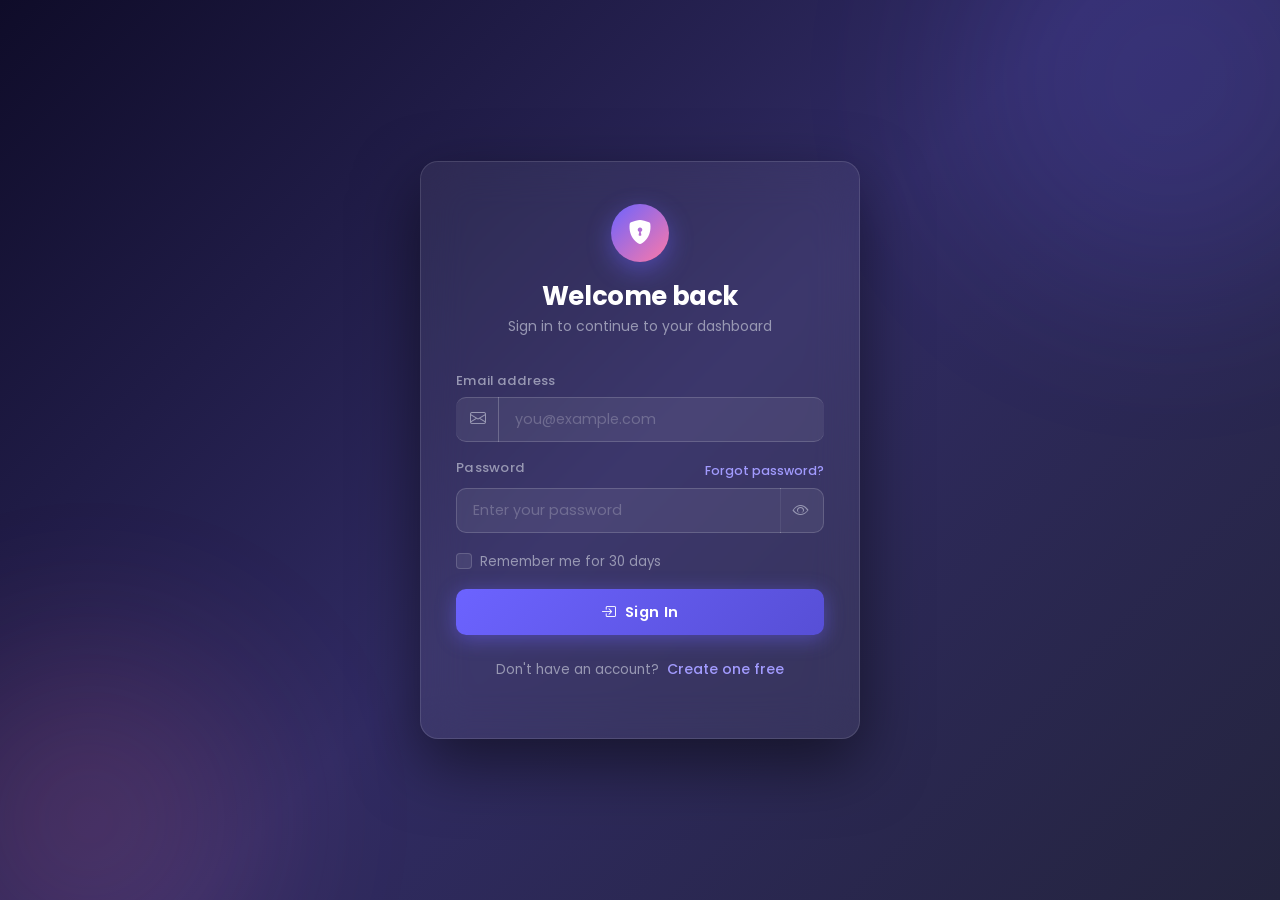
<file: index.html>
<!DOCTYPE html>
<html lang="en">
<head>
  <meta charset="UTF-8" />
  <meta name="viewport" content="width=device-width, initial-scale=1.0" />
  <meta name="description" content="Sign in to your account on AuthUI — a secure authentication system." />
  <title>Login — AuthUI</title>

  <!-- Bootstrap 5 CSS -->
  <link rel="stylesheet" href="https://cdn.jsdelivr.net/npm/bootstrap@5.3.3/dist/css/bootstrap.min.css" />
  <!-- Bootstrap Icons -->
  <link rel="stylesheet" href="https://cdn.jsdelivr.net/npm/bootstrap-icons@1.11.3/font/bootstrap-icons.min.css" />
  <!-- Custom CSS -->
  <link rel="stylesheet" href="styles.css" />
</head>

<body>
  <!-- Decorative ambient orbs -->
  <div class="orb orb-a" aria-hidden="true"></div>
  <div class="orb orb-b" aria-hidden="true"></div>

  <main class="auth-wrapper">
    <div class="auth-card">

      <!-- Brand logo -->
      <div class="brand-icon" aria-hidden="true">
        <i class="bi bi-shield-lock-fill"></i>
      </div>

      <h1 class="auth-title">Welcome back</h1>
      <p class="auth-subtitle">Sign in to continue to your dashboard</p>

      <!-- Login Form -->
      <form id="loginForm" novalidate>

        <!-- Email field -->
        <div class="mb-3">
          <label for="email" class="form-label">Email address</label>
          <div class="input-group">
            <span class="input-group-text" style="border-radius:10px 0 0 10px !important; border-right:none !important;">
              <i class="bi bi-envelope"></i>
            </span>
            <input
              type="email"
              id="email"
              name="email"
              class="form-control"
              placeholder="you@example.com"
              autocomplete="email"
              required
              style="border-radius:0 10px 10px 0 !important;"
            />
            <div class="invalid-feedback">Please enter a valid email address.</div>
          </div>
        </div>

        <!-- Password field -->
        <div class="mb-3">
          <div class="d-flex justify-content-between align-items-center mb-1">
            <label for="password" class="form-label mb-0">Password</label>
            <a href="forgot-password.html" class="auth-link" style="font-size:.78rem;">Forgot password?</a>
          </div>
          <div class="input-group">
            <input
              type="password"
              id="password"
              name="password"
              class="form-control"
              placeholder="Enter your password"
              autocomplete="current-password"
              required
              style="border-radius:10px 0 0 10px !important;"
            />
            <span class="input-group-text" id="togglePwd" role="button" tabindex="0" aria-label="Toggle password visibility">
              <i class="bi bi-eye" id="eyeIcon"></i>
            </span>
            <div class="invalid-feedback">Please enter your password.</div>
          </div>
        </div>

        <!-- Remember me -->
        <div class="mb-3">
          <div class="form-check">
            <input type="checkbox" class="form-check-input" id="rememberMe" />
            <label class="form-check-label" for="rememberMe">Remember me for 30 days</label>
          </div>
        </div>

        <!-- Submit button -->
        <button type="submit" class="btn-auth mt-1" id="loginBtn">
          <i class="bi bi-box-arrow-in-right me-2"></i>Sign In
        </button>
      </form>

      <!-- Footer links -->
      <p class="auth-footer">
        Don't have an account?&nbsp;
        <a href="register.html" class="auth-link">Create one free</a>
      </p>

    </div>
  </main>

  <!-- Bootstrap 5 JS Bundle -->
  <script src="https://cdn.jsdelivr.net/npm/bootstrap@5.3.3/dist/js/bootstrap.bundle.min.js"></script>

  <script>
    // ── Password visibility toggle ──
    const toggleBtn = document.getElementById('togglePwd');
    const pwdInput  = document.getElementById('password');
    const eyeIcon   = document.getElementById('eyeIcon');

    function togglePwdVisibility() {
      const isHidden = pwdInput.type === 'password';
      pwdInput.type  = isHidden ? 'text' : 'password';
      eyeIcon.className = isHidden ? 'bi bi-eye-slash' : 'bi bi-eye';
    }

    toggleBtn.addEventListener('click', togglePwdVisibility);
    toggleBtn.addEventListener('keydown', e => {
      if (e.key === 'Enter' || e.key === ' ') togglePwdVisibility();
    });

    // ── Form validation with loading spinner ──
    document.getElementById('loginForm').addEventListener('submit', function (e) {
      e.preventDefault();

      const emailEl = document.getElementById('email');
      const pwdEl   = document.getElementById('password');
      const btn     = document.getElementById('loginBtn');
      let valid = true;

      // Clear previous states
      [emailEl, pwdEl].forEach(el => el.classList.remove('is-invalid', 'is-valid'));

      // Validate email
      if (!emailEl.value.trim() || !/^[^\s@]+@[^\s@]+\.[^\s@]+$/.test(emailEl.value)) {
        emailEl.classList.add('is-invalid');
        valid = false;
      } else {
        emailEl.classList.add('is-valid');
      }

      // Validate password
      if (!pwdEl.value.trim()) {
        pwdEl.classList.add('is-invalid');
        valid = false;
      } else {
        pwdEl.classList.add('is-valid');
      }

      // Submit with loading spinner
      if (valid) {
        btn.disabled = true;
        btn.innerHTML = '<span class="spinner-border spinner-border-sm me-2" role="status" aria-hidden="true"></span>Signing in…';
        setTimeout(() => { window.location.href = 'dashboard.html'; }, 1200);
      }
    });
  </script>
</body>
</html>
</file>
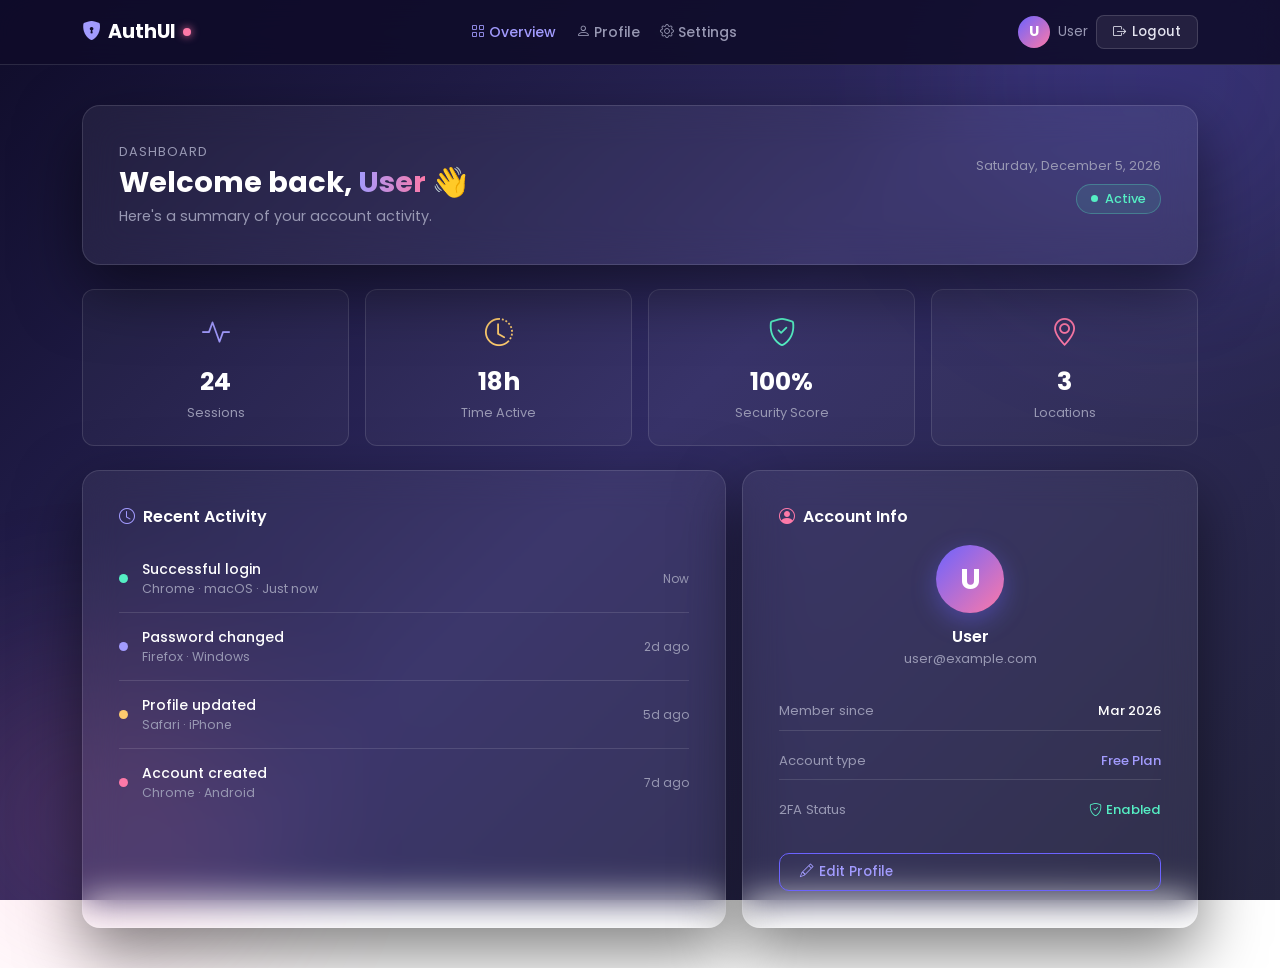
<file: dashboard.html>
<!DOCTYPE html>
<html lang="en">
<head>
  <meta charset="UTF-8" />
  <meta name="viewport" content="width=device-width, initial-scale=1.0" />
  <meta name="description" content="Your personal AuthUI dashboard — manage your account and activity." />
  <title>Dashboard — AuthUI</title>

  <!-- Bootstrap 5 CSS -->
  <link rel="stylesheet" href="https://cdn.jsdelivr.net/npm/bootstrap@5.3.3/dist/css/bootstrap.min.css" />
  <!-- Bootstrap Icons -->
  <link rel="stylesheet" href="https://cdn.jsdelivr.net/npm/bootstrap-icons@1.11.3/font/bootstrap-icons.min.css" />
  <!-- Custom CSS -->
  <link rel="stylesheet" href="styles.css" />
</head>

<body>
  <!-- Decorative ambient orbs -->
  <div class="orb orb-a" aria-hidden="true"></div>
  <div class="orb orb-b" aria-hidden="true"></div>

  <!-- ── Bootstrap Navbar ── -->
  <nav class="dash-navbar navbar navbar-expand-lg" aria-label="Main navigation">
    <div class="container">

      <!-- App name (LEFT) -->
      <a class="navbar-brand-custom" href="dashboard.html">
        <i class="bi bi-shield-lock-fill" style="color:var(--primary-light);"></i>
        AuthUI
        <span class="brand-dot"></span>
      </a>

      <!-- Mobile toggler -->
      <button
        class="navbar-toggler border-0 shadow-none"
        type="button"
        data-bs-toggle="collapse"
        data-bs-target="#navMenu"
        aria-controls="navMenu"
        aria-expanded="false"
        aria-label="Toggle navigation"
        style="color:var(--text-light);"
      >
        <i class="bi bi-list fs-4"></i>
      </button>

      <div class="collapse navbar-collapse" id="navMenu">
        <!-- Centre nav links -->
        <ul class="navbar-nav mx-auto gap-1">
          <li class="nav-item">
            <a class="nav-link auth-link" href="dashboard.html" style="color:var(--primary-light);">
              <i class="bi bi-grid me-1"></i>Overview
            </a>
          </li>
          <li class="nav-item">
            <a class="nav-link auth-link" href="#" style="color:var(--text-muted);">
              <i class="bi bi-person me-1"></i>Profile
            </a>
          </li>
          <li class="nav-item">
            <a class="nav-link auth-link" href="#" style="color:var(--text-muted);">
              <i class="bi bi-gear me-1"></i>Settings
            </a>
          </li>
        </ul>

        <!-- RIGHT: user avatar + Logout button -->
        <div class="d-flex align-items-center gap-2 mt-2 mt-lg-0">
          <!-- User avatar -->
          <div
            style="
              width:32px; height:32px; border-radius:50%;
              background:linear-gradient(135deg, var(--primary), var(--accent));
              display:flex; align-items:center; justify-content:center;
              font-size:.9rem; font-weight:700; color:#fff;
            "
            aria-hidden="true"
          >U</div>
          <span class="d-none d-sm-inline" style="font-size:.85rem; color:var(--text-muted);">User</span>

          <!-- Logout button (RIGHT side, proper <button> element) -->
          <button type="button" class="btn-logout" onclick="window.location.href='index.html'">
            <i class="bi bi-box-arrow-right"></i>
            Logout
          </button>
        </div>
      </div>

    </div>
  </nav>

  <!-- ── Main Dashboard Content ── -->
  <main class="dash-main">
    <div class="container">

      <!-- Welcome Banner -->
      <div class="welcome-card mb-4">
        <div class="row align-items-center">
          <div class="col-md-8">
            <p class="mb-1" style="font-size:.8rem; color:var(--text-muted); text-transform:uppercase; letter-spacing:1px;">Dashboard</p>
            <h1 class="welcome-title">Welcome back, <span>User</span> 👋</h1>
            <p style="color:var(--text-muted); font-size:.9rem; margin-top:.4rem; margin-bottom:0;">
              Here's a summary of your account activity.
            </p>
          </div>
          <div class="col-md-4 text-md-end mt-3 mt-md-0">
            <p style="font-size:.8rem; color:var(--text-muted); margin-bottom:.5rem;" id="todayDate"></p>
            <span style="
              display:inline-flex; align-items:center; gap:.4rem;
              background:rgba(85,239,196,.1); border:1px solid rgba(85,239,196,.3);
              border-radius:20px; padding:.28rem .9rem;
              font-size:.8rem; color:#55efc4; font-weight:500;
            ">
              <span style="width:7px;height:7px;background:#55efc4;border-radius:50%;display:inline-block;"></span>
              Active
            </span>
          </div>
        </div>
      </div>

      <!-- Stat Cards Row -->
      <div class="row g-3 mb-4">
        <div class="col-6 col-lg-3">
          <div class="stat-card">
            <div class="stat-icon" style="color:var(--primary-light);"><i class="bi bi-activity"></i></div>
            <div class="stat-value">24</div>
            <div class="stat-label">Sessions</div>
          </div>
        </div>
        <div class="col-6 col-lg-3">
          <div class="stat-card">
            <div class="stat-icon" style="color:#fdcb6e;"><i class="bi bi-clock-history"></i></div>
            <div class="stat-value">18h</div>
            <div class="stat-label">Time Active</div>
          </div>
        </div>
        <div class="col-6 col-lg-3">
          <div class="stat-card">
            <div class="stat-icon" style="color:#55efc4;"><i class="bi bi-shield-check"></i></div>
            <div class="stat-value">100%</div>
            <div class="stat-label">Security Score</div>
          </div>
        </div>
        <div class="col-6 col-lg-3">
          <div class="stat-card">
            <div class="stat-icon" style="color:var(--accent);"><i class="bi bi-geo-alt"></i></div>
            <div class="stat-value">3</div>
            <div class="stat-label">Locations</div>
          </div>
        </div>
      </div>

      <!-- Bottom Row: Activity + Account Info -->
      <div class="row g-3">

        <!-- Recent Activity -->
        <div class="col-lg-7">
          <div class="welcome-card h-100">
            <h2 style="font-size:1rem; font-weight:600; color:#fff; margin-bottom:1.2rem; display:flex; align-items:center; gap:.5rem;">
              <i class="bi bi-clock" style="color:var(--primary-light);"></i>
              Recent Activity
            </h2>

            <div class="activity-item">
              <div class="activity-dot" style="background:#55efc4;"></div>
              <div class="flex-grow-1">
                <div style="font-size:.875rem; color:#fff; font-weight:500;">Successful login</div>
                <div style="font-size:.78rem; color:var(--text-muted);">Chrome · macOS · Just now</div>
              </div>
              <span style="font-size:.75rem; color:var(--text-muted);">Now</span>
            </div>

            <div class="activity-item">
              <div class="activity-dot" style="background:var(--primary-light);"></div>
              <div class="flex-grow-1">
                <div style="font-size:.875rem; color:#fff; font-weight:500;">Password changed</div>
                <div style="font-size:.78rem; color:var(--text-muted);">Firefox · Windows</div>
              </div>
              <span style="font-size:.75rem; color:var(--text-muted);">2d ago</span>
            </div>

            <div class="activity-item">
              <div class="activity-dot" style="background:#fdcb6e;"></div>
              <div class="flex-grow-1">
                <div style="font-size:.875rem; color:#fff; font-weight:500;">Profile updated</div>
                <div style="font-size:.78rem; color:var(--text-muted);">Safari · iPhone</div>
              </div>
              <span style="font-size:.75rem; color:var(--text-muted);">5d ago</span>
            </div>

            <div class="activity-item">
              <div class="activity-dot" style="background:var(--accent);"></div>
              <div class="flex-grow-1">
                <div style="font-size:.875rem; color:#fff; font-weight:500;">Account created</div>
                <div style="font-size:.78rem; color:var(--text-muted);">Chrome · Android</div>
              </div>
              <span style="font-size:.75rem; color:var(--text-muted);">7d ago</span>
            </div>
          </div>
        </div>

        <!-- Account Info -->
        <div class="col-lg-5">
          <div class="welcome-card h-100">
            <h2 style="font-size:1rem; font-weight:600; color:#fff; margin-bottom:1.2rem; display:flex; align-items:center; gap:.5rem;">
              <i class="bi bi-person-circle" style="color:var(--accent);"></i>
              Account Info
            </h2>

            <div class="text-center mb-4">
              <div
                style="
                  width:68px; height:68px; border-radius:50%;
                  background:linear-gradient(135deg, var(--primary), var(--accent));
                  display:flex; align-items:center; justify-content:center;
                  font-size:1.8rem; font-weight:700; color:#fff;
                  margin:0 auto .75rem;
                  box-shadow:0 8px 24px rgba(108,99,255,.4);
                "
                aria-hidden="true"
              >U</div>
              <div style="font-weight:600; color:#fff;">User</div>
              <div style="font-size:.8rem; color:var(--text-muted);">user@example.com</div>
            </div>

            <div style="display:flex; flex-direction:column; gap:.7rem;">
              <div style="display:flex; justify-content:space-between; padding:.55rem 0; border-bottom:1px solid var(--card-border);">
                <span style="font-size:.82rem; color:var(--text-muted);">Member since</span>
                <span style="font-size:.82rem; color:#fff; font-weight:500;">Mar 2026</span>
              </div>
              <div style="display:flex; justify-content:space-between; padding:.55rem 0; border-bottom:1px solid var(--card-border);">
                <span style="font-size:.82rem; color:var(--text-muted);">Account type</span>
                <span style="font-size:.82rem; color:var(--primary-light); font-weight:500;">Free Plan</span>
              </div>
              <div style="display:flex; justify-content:space-between; padding:.55rem 0;">
                <span style="font-size:.82rem; color:var(--text-muted);">2FA Status</span>
                <span style="font-size:.82rem; color:#55efc4; font-weight:500;">
                  <i class="bi bi-shield-check me-1"></i>Enabled
                </span>
              </div>
            </div>

            <button type="button" class="btn-auth-outline mt-4 w-100">
              <i class="bi bi-pencil"></i>Edit Profile
            </button>
          </div>
        </div>

      </div><!-- end bottom row -->
    </div><!-- end container -->
  </main>

  <!-- Bootstrap 5 JS Bundle -->
  <script src="https://cdn.jsdelivr.net/npm/bootstrap@5.3.3/dist/js/bootstrap.bundle.min.js"></script>

  <script>
    // Show live date
    const dateEl = document.getElementById('todayDate');
    if (dateEl) {
      dateEl.textContent = new Date().toLocaleDateString('en-US', {
        weekday: 'long', year: 'numeric', month: 'long', day: 'numeric'
      });
    }
  </script>
</body>
</html>
</file>
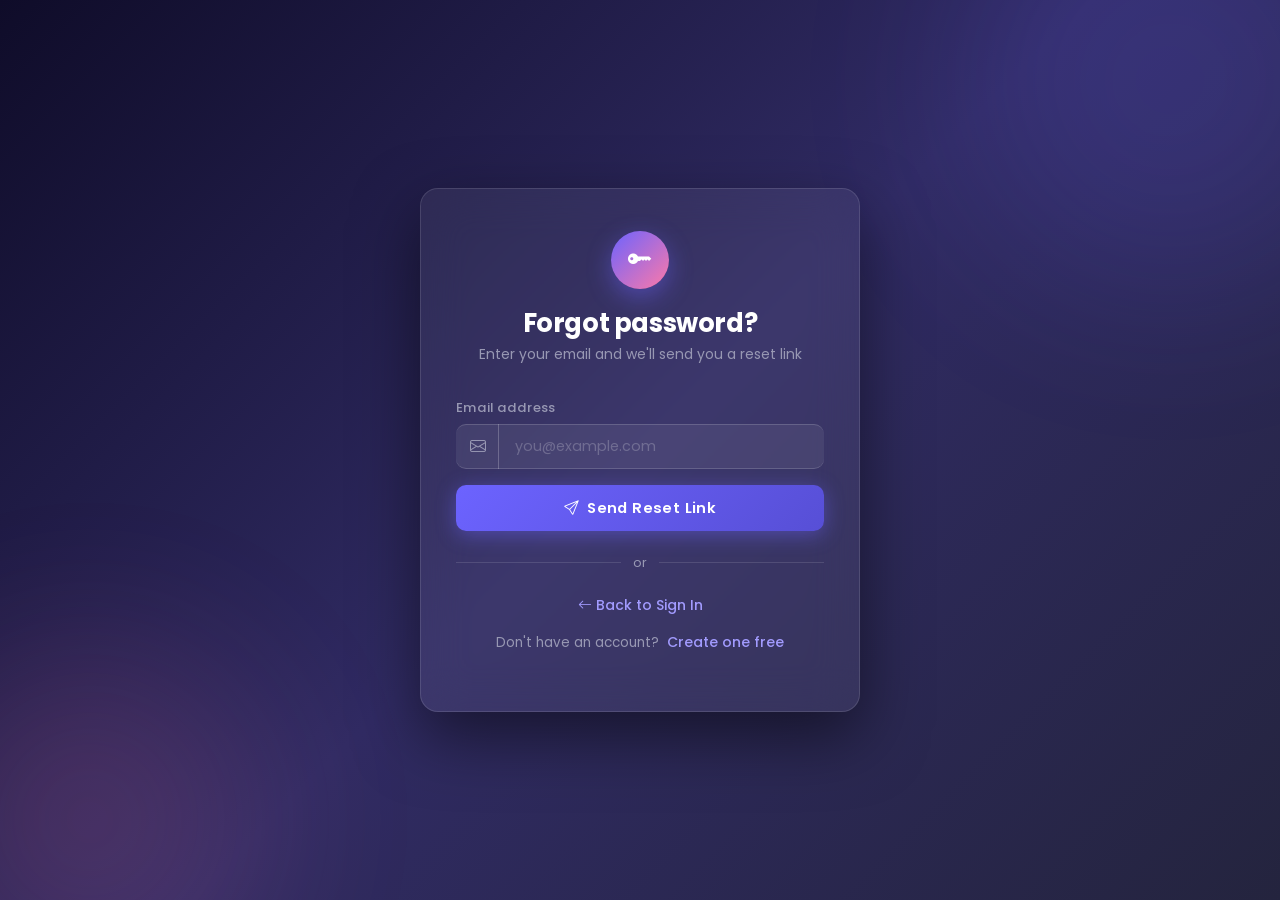
<file: forgot-password.html>
<!DOCTYPE html>
<html lang="en">
<head>
  <meta charset="UTF-8" />
  <meta name="viewport" content="width=device-width, initial-scale=1.0" />
  <meta name="description" content="Forgot your password? Reset it via email on AuthUI." />
  <title>Forgot Password — AuthUI</title>

  <!-- Bootstrap 5 CSS -->
  <link rel="stylesheet" href="https://cdn.jsdelivr.net/npm/bootstrap@5.3.3/dist/css/bootstrap.min.css" />
  <!-- Bootstrap Icons -->
  <link rel="stylesheet" href="https://cdn.jsdelivr.net/npm/bootstrap-icons@1.11.3/font/bootstrap-icons.min.css" />
  <!-- Custom CSS -->
  <link rel="stylesheet" href="styles.css" />
</head>

<body>
  <!-- Decorative ambient orbs -->
  <div class="orb orb-a" aria-hidden="true"></div>
  <div class="orb orb-b" aria-hidden="true"></div>

  <main class="auth-wrapper">
    <div class="auth-card">

      <!-- Brand logo -->
      <div class="brand-icon" aria-hidden="true">
        <i class="bi bi-key-fill"></i>
      </div>

      <h1 class="auth-title">Forgot password?</h1>
      <p class="auth-subtitle">Enter your email and we'll send you a reset link</p>

      <!-- Success message (shown after submit) -->
      <div class="alert-success-custom" id="successMsg" role="alert" style="display:none;">
        <i class="bi bi-check-circle-fill"></i>
        <span>Reset link sent! Check your inbox.</span>
      </div>

      <!-- Forgot Password Form -->
      <form id="forgotForm" novalidate>

        <!-- Email -->
        <div class="mb-3">
          <label for="email" class="form-label">Email address</label>
          <div class="input-group">
            <span class="input-group-text" style="border-radius:10px 0 0 10px !important; border-right:none !important;">
              <i class="bi bi-envelope"></i>
            </span>
            <input
              type="email"
              id="email"
              name="email"
              class="form-control"
              placeholder="you@example.com"
              autocomplete="email"
              required
              style="border-radius:0 10px 10px 0 !important;"
            />
            <div class="invalid-feedback">Please enter a valid email address.</div>
          </div>
        </div>

        <!-- Submit button -->
        <button type="submit" class="btn-auth" id="submitBtn">
          <i class="bi bi-send me-2"></i>Send Reset Link
        </button>
      </form>

      <!-- Divider -->
      <div class="auth-divider">
        <span>or</span>
      </div>

      <!-- Navigation links -->
      <p class="auth-footer" style="margin-top:0;">
        <a href="index.html" class="auth-link">
          <i class="bi bi-arrow-left me-1"></i>Back to Sign In
        </a>
      </p>
      <p class="auth-footer" style="margin-top:0.6rem;">
        Don't have an account?&nbsp;
        <a href="register.html" class="auth-link">Create one free</a>
      </p>

    </div>
  </main>

  <!-- Bootstrap 5 JS Bundle -->
  <script src="https://cdn.jsdelivr.net/npm/bootstrap@5.3.3/dist/js/bootstrap.bundle.min.js"></script>

  <script>
    document.getElementById('forgotForm').addEventListener('submit', function (e) {
      e.preventDefault();

      const emailEl   = document.getElementById('email');
      const successEl = document.getElementById('successMsg');
      const submitBtn = document.getElementById('submitBtn');

      emailEl.classList.remove('is-invalid', 'is-valid');

      // Validate email
      if (!/^[^\s@]+@[^\s@]+\.[^\s@]+$/.test(emailEl.value)) {
        emailEl.classList.add('is-invalid');
        return;
      }

      emailEl.classList.add('is-valid');

      // Show loading spinner
      submitBtn.disabled = true;
      submitBtn.innerHTML = '<span class="spinner-border spinner-border-sm me-2" role="status" aria-hidden="true"></span>Sending…';

      // Simulate API call
      setTimeout(() => {
        this.style.display = 'none';
        successEl.style.display = 'flex';
        // Auto-redirect to login after 3 seconds
        setTimeout(() => { window.location.href = 'index.html'; }, 3000);
      }, 1500);
    });
  </script>
</body>
</html>
</file>
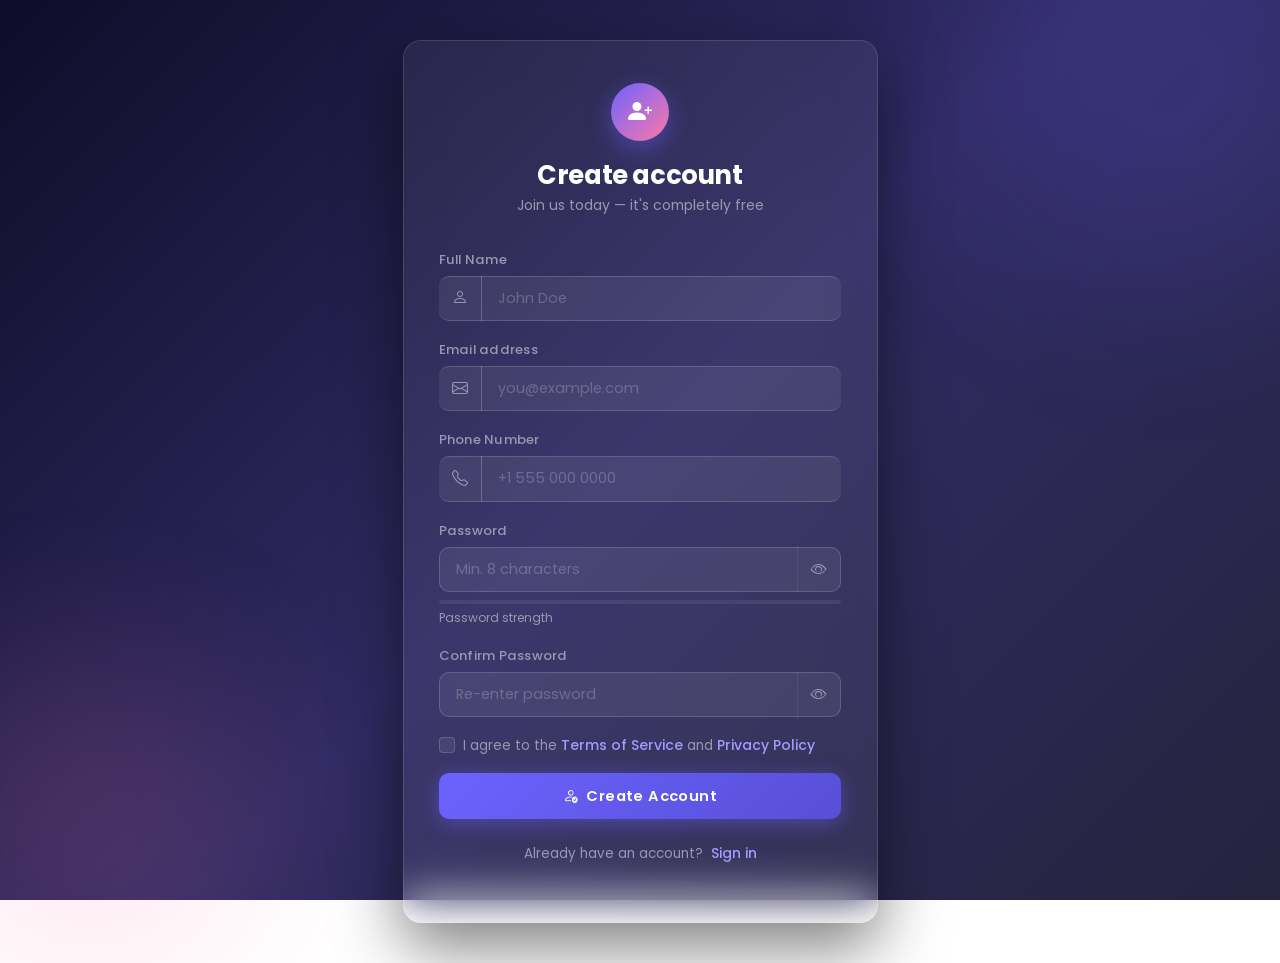
<file: register.html>
<!DOCTYPE html>
<html lang="en">
<head>
  <meta charset="UTF-8" />
  <meta name="viewport" content="width=device-width, initial-scale=1.0" />
  <meta name="description" content="Create a new account on AuthUI — join for free today." />
  <title>Register — AuthUI</title>

  <!-- Bootstrap 5 CSS -->
  <link rel="stylesheet" href="https://cdn.jsdelivr.net/npm/bootstrap@5.3.3/dist/css/bootstrap.min.css" />
  <!-- Bootstrap Icons -->
  <link rel="stylesheet" href="https://cdn.jsdelivr.net/npm/bootstrap-icons@1.11.3/font/bootstrap-icons.min.css" />
  <!-- Custom CSS -->
  <link rel="stylesheet" href="styles.css" />
</head>

<body>
  <!-- Decorative ambient orbs -->
  <div class="orb orb-a" aria-hidden="true"></div>
  <div class="orb orb-b" aria-hidden="true"></div>

  <main class="auth-wrapper" style="padding:2.5rem 1rem;">
    <div class="auth-card" style="max-width:475px;">

      <!-- Brand logo -->
      <div class="brand-icon" aria-hidden="true">
        <i class="bi bi-person-plus-fill"></i>
      </div>

      <h1 class="auth-title">Create account</h1>
      <p class="auth-subtitle">Join us today — it's completely free</p>

      <!-- Registration Form -->
      <form id="registerForm" novalidate>

        <!-- Full Name -->
        <div class="mb-3">
          <label for="fullName" class="form-label">Full Name</label>
          <div class="input-group">
            <span class="input-group-text" style="border-radius:10px 0 0 10px !important; border-right:none !important;">
              <i class="bi bi-person"></i>
            </span>
            <input
              type="text"
              id="fullName"
              name="fullName"
              class="form-control"
              placeholder="John Doe"
              autocomplete="name"
              required
              minlength="2"
              style="border-radius:0 10px 10px 0 !important;"
            />
            <div class="invalid-feedback">Name must be at least 2 characters.</div>
            <div class="valid-feedback">Looks good!</div>
          </div>
        </div>

        <!-- Email -->
        <div class="mb-3">
          <label for="regEmail" class="form-label">Email address</label>
          <div class="input-group">
            <span class="input-group-text" style="border-radius:10px 0 0 10px !important; border-right:none !important;">
              <i class="bi bi-envelope"></i>
            </span>
            <input
              type="email"
              id="regEmail"
              name="email"
              class="form-control"
              placeholder="you@example.com"
              autocomplete="email"
              required
              style="border-radius:0 10px 10px 0 !important;"
            />
            <div class="invalid-feedback">Please enter a valid email.</div>
            <div class="valid-feedback">Looks good!</div>
          </div>
        </div>

        <!-- Phone -->
        <div class="mb-3">
          <label for="phone" class="form-label">Phone Number</label>
          <div class="input-group">
            <span class="input-group-text" style="border-radius:10px 0 0 10px !important; border-right:none !important;">
              <i class="bi bi-telephone"></i>
            </span>
            <input
              type="tel"
              id="phone"
              name="phone"
              class="form-control"
              placeholder="+1 555 000 0000"
              autocomplete="tel"
              pattern="^\+?[0-9\s\-]{7,15}$"
              style="border-radius:0 10px 10px 0 !important;"
            />
            <div class="invalid-feedback">Enter a valid phone number.</div>
          </div>
        </div>

        <!-- Password -->
        <div class="mb-3">
          <label for="regPassword" class="form-label">Password</label>
          <div class="input-group">
            <input
              type="password"
              id="regPassword"
              name="password"
              class="form-control"
              placeholder="Min. 8 characters"
              autocomplete="new-password"
              required
              minlength="8"
              style="border-radius:10px 0 0 10px !important;"
            />
            <span class="input-group-text" id="togglePwd1" role="button" tabindex="0" aria-label="Toggle password visibility">
              <i class="bi bi-eye" id="eye1"></i>
            </span>
            <div class="invalid-feedback">Password must be at least 8 characters.</div>
          </div>
          <!-- Password Strength Meter -->
          <div class="strength-wrap mt-2">
            <div class="strength-bar" id="sBar"></div>
          </div>
          <p class="strength-text" id="sLabel">Password strength</p>
        </div>

        <!-- Confirm Password -->
        <div class="mb-3">
          <label for="confirmPassword" class="form-label">Confirm Password</label>
          <div class="input-group">
            <input
              type="password"
              id="confirmPassword"
              name="confirmPassword"
              class="form-control"
              placeholder="Re-enter password"
              autocomplete="new-password"
              required
              style="border-radius:10px 0 0 10px !important;"
            />
            <span class="input-group-text" id="togglePwd2" role="button" tabindex="0" aria-label="Toggle confirm password visibility">
              <i class="bi bi-eye" id="eye2"></i>
            </span>
            <div class="invalid-feedback">Passwords do not match.</div>
            <div class="valid-feedback">Passwords match!</div>
          </div>
        </div>

        <!-- Terms & Conditions -->
        <div class="mb-3">
          <div class="form-check">
            <input type="checkbox" class="form-check-input" id="terms" required />
            <label class="form-check-label" for="terms">
              I agree to the <a href="#" class="auth-link">Terms of Service</a> and <a href="#" class="auth-link">Privacy Policy</a>
            </label>
            <p class="invalid-feedback d-block" id="termsErr" style="display:none !important;"></p>
          </div>
        </div>

        <!-- Submit button -->
        <button type="submit" class="btn-auth" id="registerBtn">
          <i class="bi bi-person-check me-2"></i>Create Account
        </button>
      </form>

      <!-- Footer link -->
      <p class="auth-footer">
        Already have an account?&nbsp;
        <a href="index.html" class="auth-link">Sign in</a>
      </p>

    </div>
  </main>

  <!-- Bootstrap 5 JS Bundle -->
  <script src="https://cdn.jsdelivr.net/npm/bootstrap@5.3.3/dist/js/bootstrap.bundle.min.js"></script>

  <script>
    // ── Password visibility toggles ──
    function makeToggle(btnId, inputId, iconId) {
      const btn = document.getElementById(btnId);
      const inp = document.getElementById(inputId);
      const ico = document.getElementById(iconId);
      function toggle() {
        const hidden = inp.type === 'password';
        inp.type = hidden ? 'text' : 'password';
        ico.className = hidden ? 'bi bi-eye-slash' : 'bi bi-eye';
      }
      btn.addEventListener('click', toggle);
      btn.addEventListener('keydown', e => { if (e.key === 'Enter' || e.key === ' ') toggle(); });
    }
    makeToggle('togglePwd1', 'regPassword', 'eye1');
    makeToggle('togglePwd2', 'confirmPassword', 'eye2');

    // ── Password Strength Meter ──
    const pwdInput = document.getElementById('regPassword');
    const sBar     = document.getElementById('sBar');
    const sLabel   = document.getElementById('sLabel');
    const levels   = [
      { pct: '0%',   bg: 'transparent', txt: 'Password strength' },
      { pct: '25%',  bg: '#ff6b8a',     txt: 'Weak — try adding numbers & symbols' },
      { pct: '50%',  bg: '#fdcb6e',     txt: 'Fair — add uppercase letters' },
      { pct: '75%',  bg: '#a29bfe',     txt: 'Good — almost there!' },
      { pct: '100%', bg: '#55efc4',     txt: 'Strong 🎉 — great password!' },
    ];

    pwdInput.addEventListener('input', () => {
      const v = pwdInput.value;
      let score = 0;
      if (v.length >= 8)          score++;
      if (/[A-Z]/.test(v))        score++;
      if (/[0-9]/.test(v))        score++;
      if (/[^A-Za-z0-9]/.test(v)) score++;
      const { pct, bg, txt } = levels[score];
      sBar.style.width      = pct;
      sBar.style.background = bg;
      sLabel.textContent    = v.length ? txt : 'Password strength';
      sLabel.style.color    = bg !== 'transparent' ? bg : 'var(--text-muted)';
    });

    // ── Form Validation ──
    document.getElementById('registerForm').addEventListener('submit', function (e) {
      e.preventDefault();
      let valid = true;

      const nameEl    = document.getElementById('fullName');
      const emailEl   = document.getElementById('regEmail');
      const pwdEl     = document.getElementById('regPassword');
      const confirmEl = document.getElementById('confirmPassword');
      const termsEl   = document.getElementById('terms');
      const termsErr  = document.getElementById('termsErr');
      const btn       = document.getElementById('registerBtn');

      [nameEl, emailEl, pwdEl, confirmEl].forEach(el => el.classList.remove('is-invalid', 'is-valid'));

      if (!nameEl.value.trim() || nameEl.value.trim().length < 2) {
        nameEl.classList.add('is-invalid'); valid = false;
      } else { nameEl.classList.add('is-valid'); }

      if (!/^[^\s@]+@[^\s@]+\.[^\s@]+$/.test(emailEl.value)) {
        emailEl.classList.add('is-invalid'); valid = false;
      } else { emailEl.classList.add('is-valid'); }

      if (pwdEl.value.length < 8) {
        pwdEl.classList.add('is-invalid'); valid = false;
      } else { pwdEl.classList.add('is-valid'); }

      if (!confirmEl.value || confirmEl.value !== pwdEl.value) {
        confirmEl.classList.add('is-invalid'); valid = false;
      } else { confirmEl.classList.add('is-valid'); }

      if (!termsEl.checked) {
        termsErr.textContent = 'You must agree to the terms.';
        termsErr.style.display = 'block';
        valid = false;
      } else {
        termsErr.style.display = 'none';
        termsErr.textContent = '';
      }

      if (valid) {
        btn.disabled = true;
        btn.innerHTML = '<span class="spinner-border spinner-border-sm me-2" role="status" aria-hidden="true"></span>Creating account…';
        setTimeout(() => { window.location.href = 'dashboard.html'; }, 1400);
      }
    });
  </script>
</body>
</html>
</file>
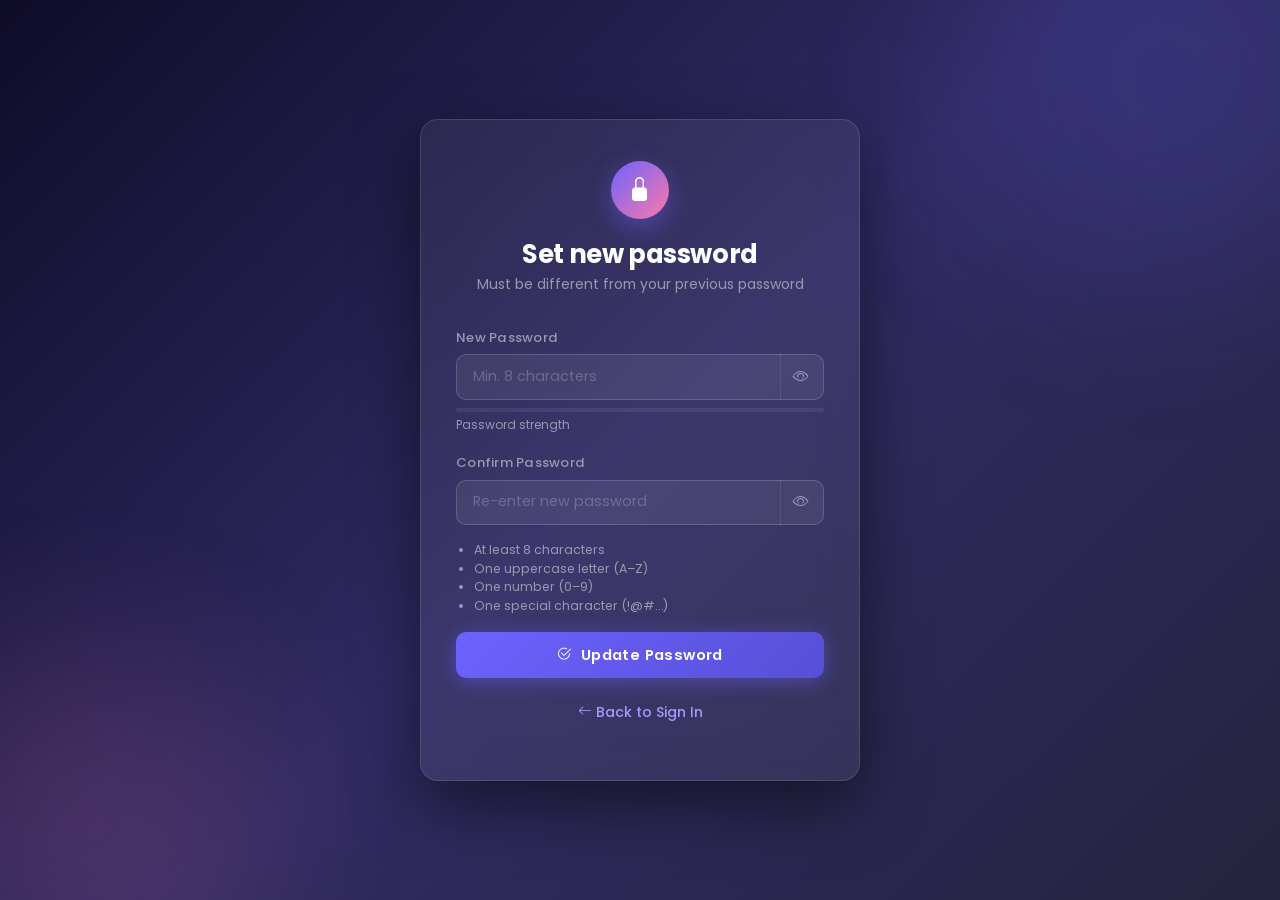
<file: reset-password.html>
<!DOCTYPE html>
<html lang="en">
<head>
  <meta charset="UTF-8" />
  <meta name="viewport" content="width=device-width, initial-scale=1.0" />
  <meta name="description" content="Set a new secure password for your AuthUI account." />
  <title>Reset Password — AuthUI</title>

  <!-- Bootstrap 5 CSS -->
  <link rel="stylesheet" href="https://cdn.jsdelivr.net/npm/bootstrap@5.3.3/dist/css/bootstrap.min.css" />
  <!-- Bootstrap Icons -->
  <link rel="stylesheet" href="https://cdn.jsdelivr.net/npm/bootstrap-icons@1.11.3/font/bootstrap-icons.min.css" />
  <!-- Custom CSS -->
  <link rel="stylesheet" href="styles.css" />
</head>

<body>
  <!-- Decorative ambient orbs -->
  <div class="orb orb-a" aria-hidden="true"></div>
  <div class="orb orb-b" aria-hidden="true"></div>

  <main class="auth-wrapper">
    <div class="auth-card">

      <!-- Brand logo -->
      <div class="brand-icon" aria-hidden="true">
        <i class="bi bi-lock-fill"></i>
      </div>

      <h1 class="auth-title">Set new password</h1>
      <p class="auth-subtitle">Must be different from your previous password</p>

      <!-- Success message -->
      <div class="alert-success-custom" id="successMsg" role="alert" style="display:none;">
        <i class="bi bi-check-circle-fill"></i>
        <span>Password updated! Redirecting to login…</span>
      </div>

      <!-- Reset Password Form -->
      <form id="resetForm" novalidate>

        <!-- New Password -->
        <div class="mb-3">
          <label for="newPassword" class="form-label">New Password</label>
          <div class="input-group">
            <input
              type="password"
              id="newPassword"
              name="newPassword"
              class="form-control"
              placeholder="Min. 8 characters"
              autocomplete="new-password"
              required
              minlength="8"
              style="border-radius:10px 0 0 10px !important;"
            />
            <span class="input-group-text" id="toggleNew" role="button" tabindex="0" aria-label="Toggle new password visibility">
              <i class="bi bi-eye" id="eyeNew"></i>
            </span>
            <div class="invalid-feedback">Password must be at least 8 characters.</div>
          </div>
          <!-- Strength Meter -->
          <div class="strength-wrap mt-2">
            <div class="strength-bar" id="sBar"></div>
          </div>
          <p class="strength-text" id="sLabel">Password strength</p>
        </div>

        <!-- Confirm Password -->
        <div class="mb-3">
          <label for="confirmPassword" class="form-label">Confirm Password</label>
          <div class="input-group">
            <input
              type="password"
              id="confirmPassword"
              name="confirmPassword"
              class="form-control"
              placeholder="Re-enter new password"
              autocomplete="new-password"
              required
              style="border-radius:10px 0 0 10px !important;"
            />
            <span class="input-group-text" id="toggleConfirm" role="button" tabindex="0" aria-label="Toggle confirm password visibility">
              <i class="bi bi-eye" id="eyeConfirm"></i>
            </span>
            <div class="invalid-feedback">Passwords do not match.</div>
            <div class="valid-feedback">Passwords match!</div>
          </div>
        </div>

        <!-- Password Requirements Checklist -->
        <ul id="reqList" style="font-size:.78rem; color:var(--text-muted); padding-left:1.1rem; margin-bottom:1rem;">
          <li id="req-len">At least 8 characters</li>
          <li id="req-upper">One uppercase letter (A–Z)</li>
          <li id="req-num">One number (0–9)</li>
          <li id="req-spec">One special character (!@#…)</li>
        </ul>

        <!-- Submit button -->
        <button type="submit" class="btn-auth" id="submitBtn">
          <i class="bi bi-check2-circle me-2"></i>Update Password
        </button>
      </form>

      <!-- Navigation link -->
      <p class="auth-footer">
        <a href="index.html" class="auth-link">
          <i class="bi bi-arrow-left me-1"></i>Back to Sign In
        </a>
      </p>

    </div>
  </main>

  <!-- Bootstrap 5 JS Bundle -->
  <script src="https://cdn.jsdelivr.net/npm/bootstrap@5.3.3/dist/js/bootstrap.bundle.min.js"></script>

  <script>
    // ── Password visibility toggles ──
    function makeToggle(btnId, inputId, iconId) {
      const btn = document.getElementById(btnId);
      const inp = document.getElementById(inputId);
      const ico = document.getElementById(iconId);
      function toggle() {
        const hidden = inp.type === 'password';
        inp.type = hidden ? 'text' : 'password';
        ico.className = hidden ? 'bi bi-eye-slash' : 'bi bi-eye';
      }
      btn.addEventListener('click', toggle);
      btn.addEventListener('keydown', e => { if (e.key === 'Enter' || e.key === ' ') toggle(); });
    }
    makeToggle('toggleNew',     'newPassword',     'eyeNew');
    makeToggle('toggleConfirm', 'confirmPassword', 'eyeConfirm');

    // ── Password Strength Meter + Requirements ──
    const pwdInput = document.getElementById('newPassword');
    const sBar     = document.getElementById('sBar');
    const sLabel   = document.getElementById('sLabel');
    const reqs = {
      len:   document.getElementById('req-len'),
      upper: document.getElementById('req-upper'),
      num:   document.getElementById('req-num'),
      spec:  document.getElementById('req-spec'),
    };
    const levels = [
      { pct: '0%',   bg: 'transparent', txt: 'Password strength' },
      { pct: '25%',  bg: '#ff6b8a',     txt: 'Weak' },
      { pct: '50%',  bg: '#fdcb6e',     txt: 'Fair' },
      { pct: '75%',  bg: '#a29bfe',     txt: 'Good' },
      { pct: '100%', bg: '#55efc4',     txt: 'Strong 🎉' },
    ];

    pwdInput.addEventListener('input', () => {
      const v = pwdInput.value;
      const checks = {
        len:   v.length >= 8,
        upper: /[A-Z]/.test(v),
        num:   /[0-9]/.test(v),
        spec:  /[^A-Za-z0-9]/.test(v),
      };

      // Update requirement indicators
      Object.entries(checks).forEach(([k, pass]) => {
        reqs[k].style.color          = pass ? '#55efc4' : 'var(--text-muted)';
        reqs[k].style.textDecoration = pass ? 'line-through' : 'none';
      });

      const score = Object.values(checks).filter(Boolean).length;
      const { pct, bg, txt } = levels[score];
      sBar.style.width      = pct;
      sBar.style.background = bg;
      sLabel.textContent    = v.length ? txt : 'Password strength';
      sLabel.style.color    = bg !== 'transparent' ? bg : 'var(--text-muted)';
    });

    // ── Form Validation ──
    document.getElementById('resetForm').addEventListener('submit', function (e) {
      e.preventDefault();

      const pwdEl     = document.getElementById('newPassword');
      const confirmEl = document.getElementById('confirmPassword');
      const btn       = document.getElementById('submitBtn');
      let valid = true;

      [pwdEl, confirmEl].forEach(el => el.classList.remove('is-invalid', 'is-valid'));

      if (pwdEl.value.length < 8) {
        pwdEl.classList.add('is-invalid'); valid = false;
      } else {
        pwdEl.classList.add('is-valid');
      }

      if (!confirmEl.value || confirmEl.value !== pwdEl.value) {
        confirmEl.classList.add('is-invalid'); valid = false;
      } else {
        confirmEl.classList.add('is-valid');
      }

      if (valid) {
        btn.disabled = true;
        btn.innerHTML = '<span class="spinner-border spinner-border-sm me-2" role="status" aria-hidden="true"></span>Updating…';
        setTimeout(() => {
          this.style.display = 'none';
          document.getElementById('successMsg').style.display = 'flex';
          setTimeout(() => { window.location.href = 'index.html'; }, 2500);
        }, 1500);
      }
    });
  </script>
</body>
</html>
</file>
<file: styles.css>
/* =========================================
   Auth System Styled — styles.css
   Font   : Poppins (Google Fonts)
   Theme  : Deep Indigo + Violet + Accent
   Author : Authentication System Assignment
   ========================================= */

/* ── Google Font Import ── */
@import url('https://fonts.googleapis.com/css2?family=Poppins:wght@300;400;500;600;700;800&display=swap');

/* ── CSS Custom Properties (Design Tokens) ── */
:root {
  /* Color Palette */
  --primary:         #6C63FF;
  --primary-dark:    #574fd6;
  --primary-light:   #a29bfe;
  --accent:          #fd79a8;
  --accent-dark:     #e0678f;
  --success:         #55efc4;
  --warning:         #fdcb6e;
  --danger:          #ff6b8a;

  /* Background gradient */
  --bg-from:         #0f0c29;
  --bg-mid:          #302b63;
  --bg-to:           #24243e;

  /* Card & surface */
  --card-bg:         rgba(255, 255, 255, 0.06);
  --card-border:     rgba(255, 255, 255, 0.12);
  --input-bg:        rgba(255, 255, 255, 0.07);
  --input-border:    rgba(255, 255, 255, 0.16);

  /* Text */
  --text-light:      #e4e4f0;
  --text-muted:      #9898b3;

  /* Shadows */
  --shadow-card:     0 24px 64px rgba(0, 0, 0, 0.5);
  --shadow-btn:      0 4px 20px rgba(108, 99, 255, 0.45);
  --shadow-hover:    0 8px 28px rgba(108, 99, 255, 0.55);

  /* Shape */
  --radius-card:     18px;
  --radius-input:    10px;
  --radius-sm:       8px;

  /* Transitions */
  --transition:      all 0.28s ease;
  --transition-fast: all 0.18s ease;
}

/* ── Reset & Base ── */
*, *::before, *::after {
  box-sizing: border-box;
  margin: 0;
  padding: 0;
}

html {
  scroll-behavior: smooth;
}

body {
  font-family: 'Poppins', sans-serif;
  min-height: 100vh;
  background: linear-gradient(135deg, var(--bg-from) 0%, var(--bg-mid) 50%, var(--bg-to) 100%);
  background-attachment: fixed;
  color: var(--text-light);
}

/* ── Full-page centering wrapper ── */
.auth-wrapper {
  min-height: 100vh;
  display: flex;
  align-items: center;
  justify-content: center;
  padding: 2rem 1rem;
}

/* ── Decorative floating orbs (background ambience) ── */
.orb {
  position: fixed;
  border-radius: 50%;
  filter: blur(90px);
  opacity: 0.15;
  pointer-events: none;
  z-index: 0;
  animation: orbFloat 9s ease-in-out infinite alternate;
}

.orb-a {
  width: 420px;
  height: 420px;
  background: var(--primary);
  top: -130px;
  right: -100px;
}

.orb-b {
  width: 340px;
  height: 340px;
  background: var(--accent);
  bottom: -90px;
  left: -80px;
  animation-duration: 11s;
  animation-direction: alternate-reverse;
}

@keyframes orbFloat {
  from { transform: translate(0, 0) scale(1); }
  to   { transform: translate(28px, 18px) scale(1.07); }
}

/* ── Auth Card (glassmorphism) ── */
.auth-card {
  position: relative;
  z-index: 1;
  background: var(--card-bg);
  backdrop-filter: blur(22px);
  -webkit-backdrop-filter: blur(22px);
  border: 1px solid var(--card-border);
  border-radius: var(--radius-card);
  box-shadow: var(--shadow-card);
  padding: 2.6rem 2.2rem;
  width: 100%;
  max-width: 440px;
  animation: cardIn 0.5s cubic-bezier(0.22, 1, 0.36, 1) both;
}

@keyframes cardIn {
  from { opacity: 0; transform: translateY(30px); }
  to   { opacity: 1; transform: translateY(0); }
}

/* ── Brand / Logo Icon ── */
.brand-icon {
  width: 58px;
  height: 58px;
  background: linear-gradient(135deg, var(--primary), var(--accent));
  border-radius: 50%;
  display: flex;
  align-items: center;
  justify-content: center;
  font-size: 1.5rem;
  color: #fff;
  margin: 0 auto 1.2rem;
  box-shadow: 0 8px 24px rgba(108, 99, 255, 0.45);
  transition: var(--transition);
}

.brand-icon:hover {
  transform: rotate(8deg) scale(1.08);
}

/* ── Typography ── */
.auth-title {
  font-size: 1.6rem;
  font-weight: 700;
  color: #fff;
  text-align: center;
  letter-spacing: -0.4px;
  margin-bottom: 0.3rem;
}

.auth-subtitle {
  font-size: 0.87rem;
  color: var(--text-muted);
  text-align: center;
  margin-bottom: 1.9rem;
}

/* ── Form Labels ── */
.form-label {
  font-size: 0.82rem !important;
  font-weight: 500 !important;
  color: var(--text-muted) !important;
  margin-bottom: 0.4rem !important;
  letter-spacing: 0.25px;
}

/* ── Form Controls ── */
.form-control {
  background: var(--input-bg) !important;
  border: 1px solid var(--input-border) !important;
  border-radius: var(--radius-input) !important;
  color: #fff !important;
  font-family: 'Poppins', sans-serif;
  font-size: 0.9rem;
  padding: 0.68rem 1rem !important;
  transition: var(--transition);
}

.form-control::placeholder {
  color: rgba(255, 255, 255, 0.22) !important;
}

.form-control:focus {
  background: rgba(255, 255, 255, 0.1) !important;
  border-color: var(--primary) !important;
  box-shadow: 0 0 0 3px rgba(108, 99, 255, 0.22) !important;
  outline: none;
}

/* Input group with icon prefix */
.input-group .form-control {
  border-right: none !important;
}

.input-group .form-control:focus {
  z-index: 3;
}

.input-group-text {
  background: var(--input-bg) !important;
  border: 1px solid var(--input-border) !important;
  border-left: none !important;
  border-radius: 0 var(--radius-input) var(--radius-input) 0 !important;
  color: var(--text-muted) !important;
  cursor: pointer;
  transition: var(--transition);
  padding: 0 0.85rem;
}

.input-group-text:hover {
  color: var(--primary-light) !important;
}

/* ── Validation Feedback ── */
.form-control.is-invalid {
  border-color: var(--danger) !important;
  box-shadow: 0 0 0 3px rgba(255, 107, 138, 0.2) !important;
}

.form-control.is-valid {
  border-color: var(--success) !important;
  box-shadow: 0 0 0 3px rgba(85, 239, 196, 0.2) !important;
}

.invalid-feedback {
  font-size: 0.78rem;
  color: var(--danger);
}

.valid-feedback {
  font-size: 0.78rem;
  color: var(--success);
}

/* ── Primary CTA Button ── */
.btn-auth {
  display: block;
  width: 100%;
  background: linear-gradient(135deg, var(--primary), var(--primary-dark));
  border: none;
  border-radius: var(--radius-input);
  color: #fff;
  font-family: 'Poppins', sans-serif;
  font-size: 0.92rem;
  font-weight: 600;
  letter-spacing: 0.4px;
  padding: 0.74rem 1.5rem;
  cursor: pointer;
  box-shadow: var(--shadow-btn);
  transition: var(--transition);
  position: relative;
  overflow: hidden;
}

.btn-auth::before {
  content: '';
  position: absolute;
  inset: 0;
  background: linear-gradient(135deg, rgba(255, 255, 255, 0.13), transparent);
  opacity: 0;
  transition: var(--transition);
}

.btn-auth:hover {
  transform: translateY(-2px);
  box-shadow: var(--shadow-hover);
}

.btn-auth:hover::before {
  opacity: 1;
}

.btn-auth:active {
  transform: translateY(0);
}

.btn-auth:disabled {
  opacity: 0.55;
  cursor: not-allowed;
  transform: none;
}

/* ── Outline Button Variant ── */
.btn-auth-outline {
  display: inline-flex;
  align-items: center;
  gap: 0.35rem;
  background: transparent;
  border: 1px solid var(--primary);
  border-radius: var(--radius-input);
  color: var(--primary-light);
  font-family: 'Poppins', sans-serif;
  font-size: 0.85rem;
  font-weight: 500;
  padding: 0.48rem 1.2rem;
  cursor: pointer;
  text-decoration: none;
  transition: var(--transition);
}

.btn-auth-outline:hover {
  background: var(--primary);
  color: #fff;
  box-shadow: var(--shadow-btn);
}

/* ── Checkbox ── */
.form-check-input {
  background-color: var(--input-bg) !important;
  border-color: var(--input-border) !important;
  cursor: pointer;
}

.form-check-input:checked {
  background-color: var(--primary) !important;
  border-color: var(--primary) !important;
}

.form-check-label {
  font-size: 0.83rem;
  color: var(--text-muted);
  cursor: pointer;
}

/* ── Auth Links ── */
.auth-link {
  color: var(--primary-light);
  text-decoration: none;
  font-size: 0.875rem;
  font-weight: 500;
  transition: var(--transition);
  position: relative;
}

.auth-link::after {
  content: '';
  position: absolute;
  bottom: -2px;
  left: 0;
  width: 0;
  height: 1.5px;
  background: var(--primary-light);
  transition: width 0.3s ease;
}

.auth-link:hover {
  color: #fff;
}

.auth-link:hover::after {
  width: 100%;
}

/* ── Divider ── */
.auth-divider {
  display: flex;
  align-items: center;
  gap: 0.75rem;
  margin: 1.4rem 0;
  color: var(--text-muted);
  font-size: 0.8rem;
}

.auth-divider::before,
.auth-divider::after {
  content: '';
  flex: 1;
  height: 1px;
  background: var(--card-border);
}

/* ── Footer link row ── */
.auth-footer {
  text-align: center;
  margin-top: 1.5rem;
  font-size: 0.84rem;
  color: var(--text-muted);
}

/* ── Password Strength Meter ── */
.strength-wrap {
  height: 4px;
  background: rgba(255, 255, 255, 0.07);
  border-radius: 2px;
  margin-top: 0.45rem;
  overflow: hidden;
}

.strength-bar {
  height: 100%;
  border-radius: 2px;
  width: 0;
  transition: width 0.4s ease, background 0.4s ease;
}

.strength-text {
  font-size: 0.75rem;
  margin-top: 0.3rem;
  color: var(--text-muted);
}

/* ── Alert / Success banners ── */
.alert-success-custom {
  background: rgba(85, 239, 196, 0.1);
  border: 1px solid rgba(85, 239, 196, 0.3);
  border-radius: var(--radius-input);
  color: var(--success);
  font-size: 0.875rem;
  padding: 0.7rem 1rem;
  margin-bottom: 1.2rem;
  display: flex;
  align-items: center;
  gap: 0.5rem;
  animation: fadeIn 0.3s ease;
}

@keyframes fadeIn {
  from { opacity: 0; transform: translateY(-8px); }
  to   { opacity: 1; transform: translateY(0); }
}

/* ── Spinner override ── */
.spinner-border-sm {
  width: 0.9rem;
  height: 0.9rem;
}

/* ── Dashboard Navbar ── */
.dash-navbar {
  background: rgba(15, 12, 41, 0.88) !important;
  backdrop-filter: blur(20px);
  -webkit-backdrop-filter: blur(20px);
  border-bottom: 1px solid var(--card-border);
  padding: 0.85rem 0;
  position: sticky;
  top: 0;
  z-index: 100;
}

.navbar-brand-custom {
  font-size: 1.2rem;
  font-weight: 700;
  color: #fff !important;
  text-decoration: none;
  display: flex;
  align-items: center;
  gap: 0.45rem;
  transition: var(--transition);
}

.navbar-brand-custom:hover {
  opacity: 0.85;
}

.brand-dot {
  width: 8px;
  height: 8px;
  background: var(--accent);
  border-radius: 50%;
  box-shadow: 0 0 8px var(--accent);
  display: inline-block;
}

/* Logout button */
.btn-logout {
  background: rgba(255, 255, 255, 0.07);
  border: 1px solid rgba(255, 255, 255, 0.15);
  border-radius: var(--radius-sm);
  color: var(--text-light);
  font-family: 'Poppins', sans-serif;
  font-size: 0.83rem;
  font-weight: 500;
  padding: 0.4rem 1rem;
  cursor: pointer;
  text-decoration: none;
  display: inline-flex;
  align-items: center;
  gap: 0.4rem;
  transition: var(--transition);
}

.btn-logout:hover {
  background: rgba(253, 121, 168, 0.14);
  border-color: var(--accent);
  color: var(--accent);
  transform: translateY(-1px);
}

/* ── Dashboard Main Layout ── */
.dash-main {
  padding: 2.5rem 0;
  position: relative;
  z-index: 1;
}

/* Welcome banner card */
.welcome-card {
  background: var(--card-bg);
  backdrop-filter: blur(18px);
  -webkit-backdrop-filter: blur(18px);
  border: 1px solid var(--card-border);
  border-radius: var(--radius-card);
  box-shadow: var(--shadow-card);
  padding: 2.25rem;
  animation: cardIn 0.5s cubic-bezier(0.22, 1, 0.36, 1) both;
}

.welcome-title {
  font-size: 1.8rem;
  font-weight: 700;
  color: #fff;
  margin-bottom: 0.35rem;
}

.welcome-title span {
  background: linear-gradient(90deg, var(--primary-light), var(--accent));
  -webkit-background-clip: text;
  background-clip: text;
  -webkit-text-fill-color: transparent;
}

/* Stat cards */
.stat-card {
  background: rgba(255, 255, 255, 0.04);
  border: 1px solid var(--card-border);
  border-radius: 12px;
  padding: 1.4rem;
  text-align: center;
  transition: var(--transition);
}

.stat-card:hover {
  background: rgba(108, 99, 255, 0.1);
  border-color: var(--primary);
  transform: translateY(-3px);
  box-shadow: 0 8px 24px rgba(108, 99, 255, 0.2);
}

.stat-icon  { font-size: 1.75rem; margin-bottom: 0.55rem; }
.stat-value { font-size: 1.55rem; font-weight: 700; color: #fff; }
.stat-label { font-size: 0.8rem; color: var(--text-muted); margin-top: 0.2rem; }

/* Activity feed */
.activity-item {
  display: flex;
  align-items: center;
  gap: 0.9rem;
  padding: 0.85rem 0;
  border-bottom: 1px solid var(--card-border);
  transition: var(--transition-fast);
}

.activity-item:last-child {
  border-bottom: none;
}

.activity-item:hover {
  padding-left: 0.3rem;
}

.activity-dot {
  width: 9px;
  height: 9px;
  border-radius: 50%;
  flex-shrink: 0;
}

/* ── Responsive Breakpoints ── */
@media (max-width: 768px) {
  .auth-card {
    padding: 2.2rem 1.8rem;
    max-width: 100%;
  }

  .welcome-card {
    padding: 1.75rem;
  }

  .welcome-title {
    font-size: 1.5rem;
  }
}

@media (max-width: 576px) {
  .auth-card {
    padding: 2rem 1.4rem;
    max-width: 100%;
  }

  .auth-title {
    font-size: 1.4rem;
  }

  .welcome-title {
    font-size: 1.3rem;
  }

  .dash-main {
    padding: 1.5rem 0;
  }

  .welcome-card {
    padding: 1.4rem;
  }

  .stat-card {
    padding: 1rem;
  }

  .stat-icon  { font-size: 1.4rem; }
  .stat-value { font-size: 1.25rem; }
}

@media (max-width: 400px) {
  .auth-card {
    padding: 1.6rem 1rem;
  }
}
</file>
